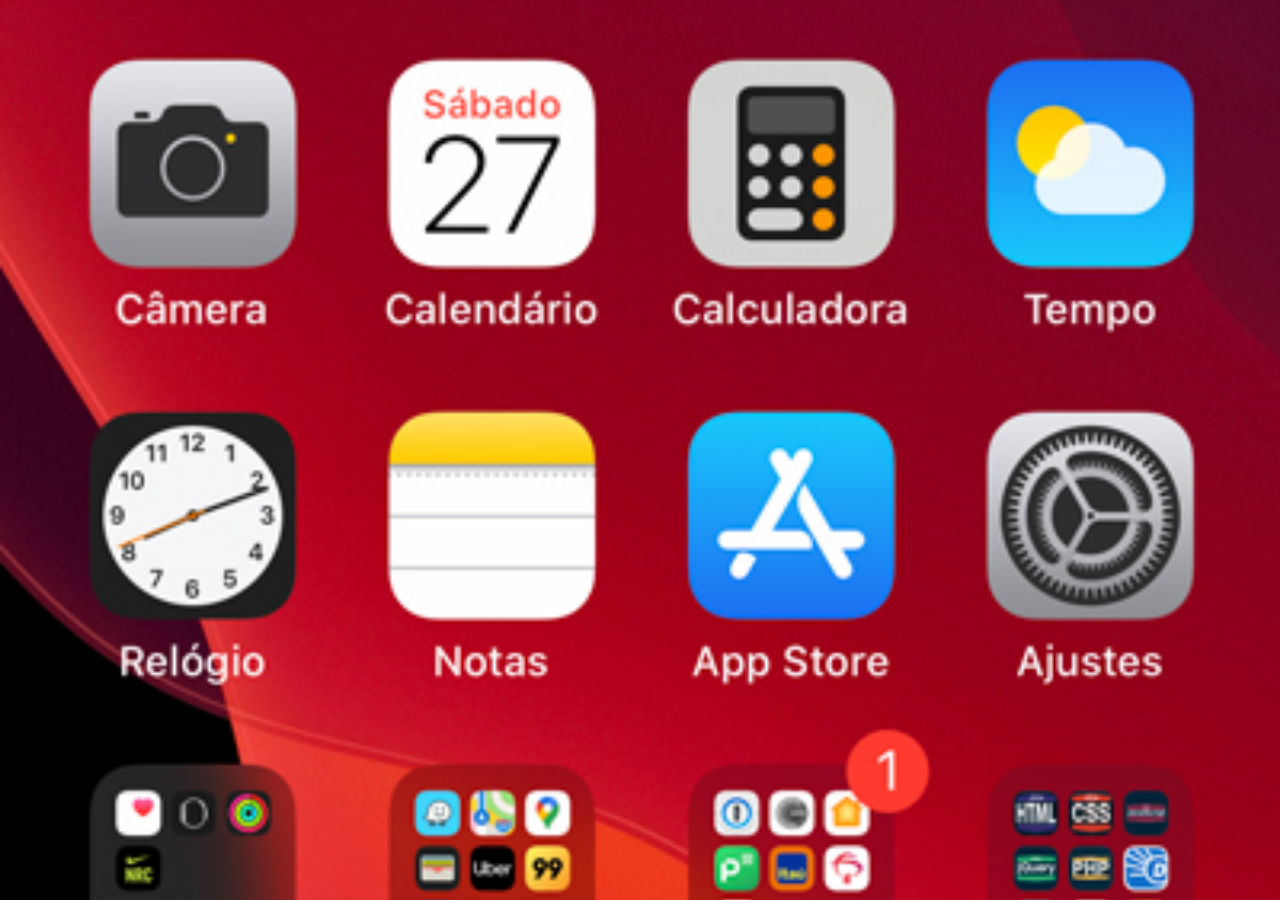
<file: home.html>
<!DOCTYPE html>
<html lang="pt-br">
<head>
    <meta charset="UTF-8">
    <meta name="viewport" content="width=device-width, initial-scale=1.0">
    <title>Home</title>
    
</head>
<style>
    *{
        margin: 0px;
        padding: 0px;
        
    }

    body{
        width: 100vw;
        height: 100vh;
        background: black url('imagens/tela-home.jpg') no-repeat top center;
        background-size: cover;

    }

    
</style>
<body>
    
</body>
</html>
</file>
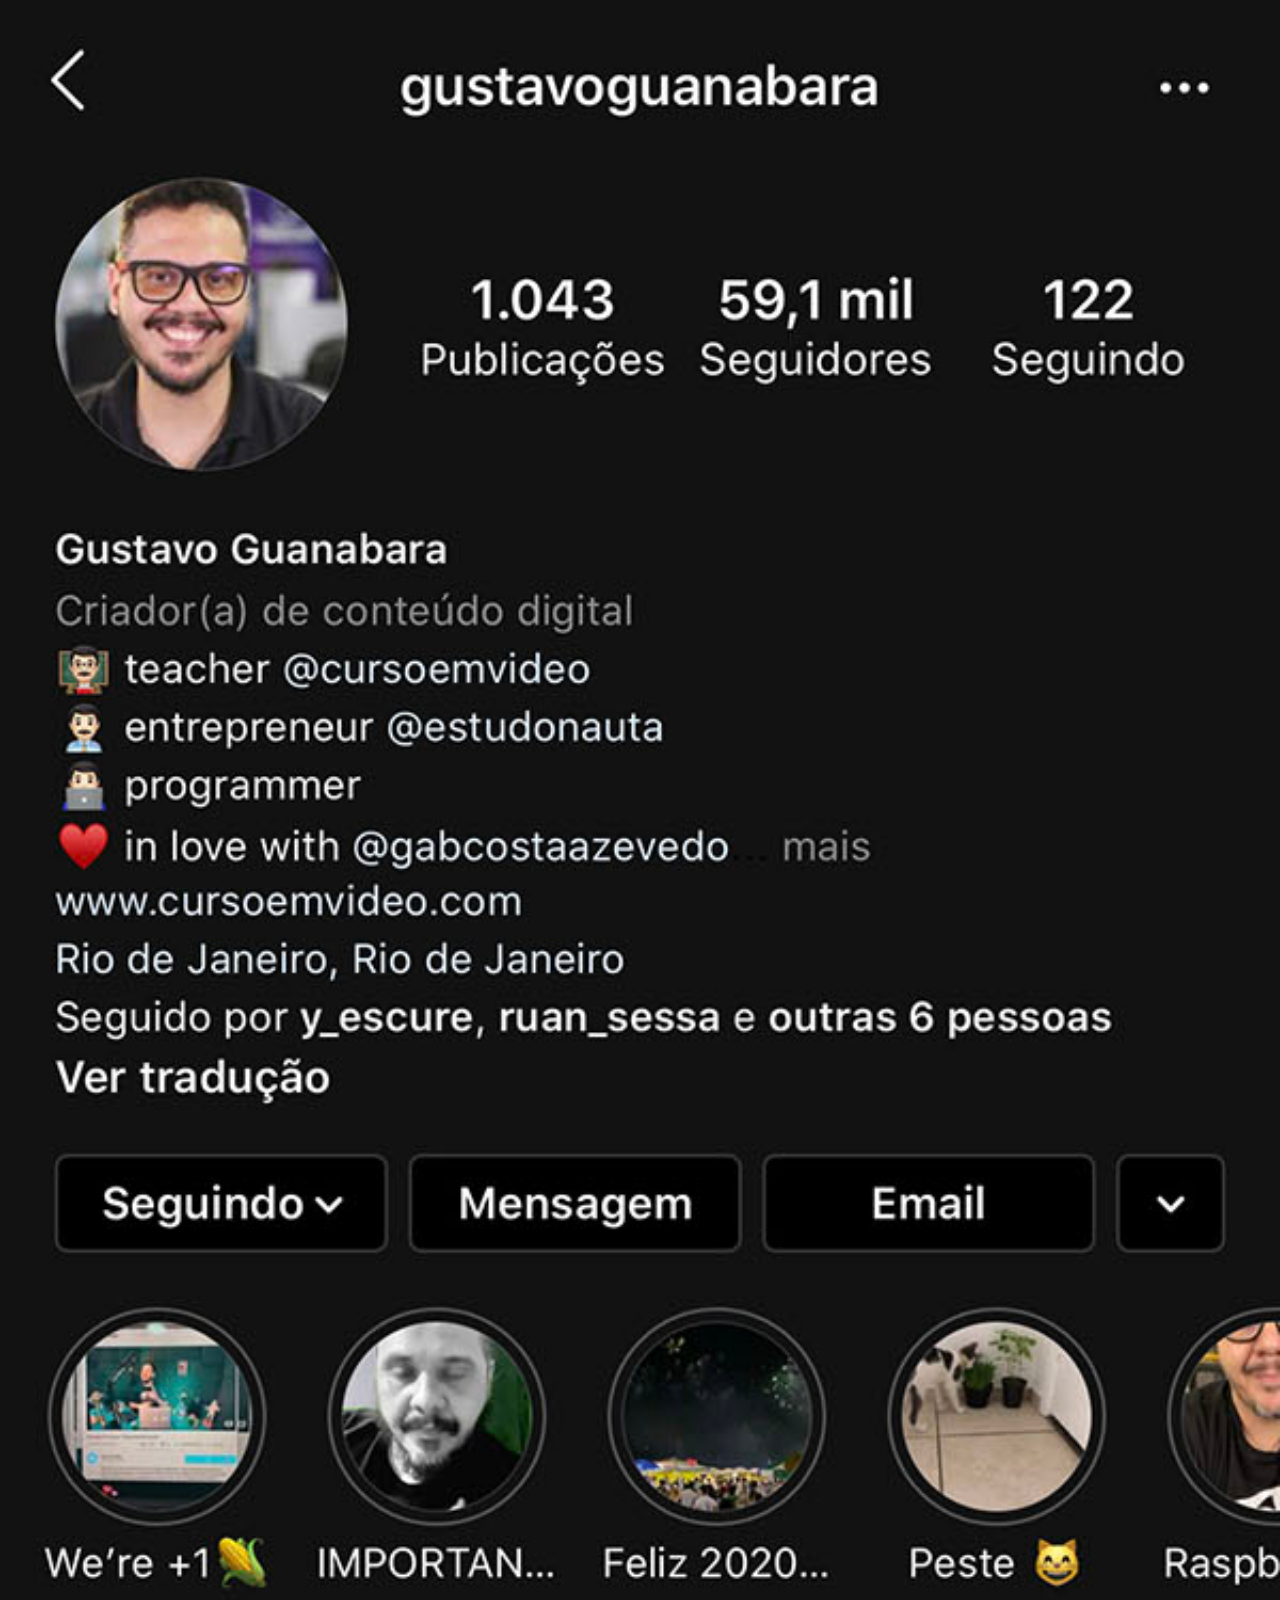
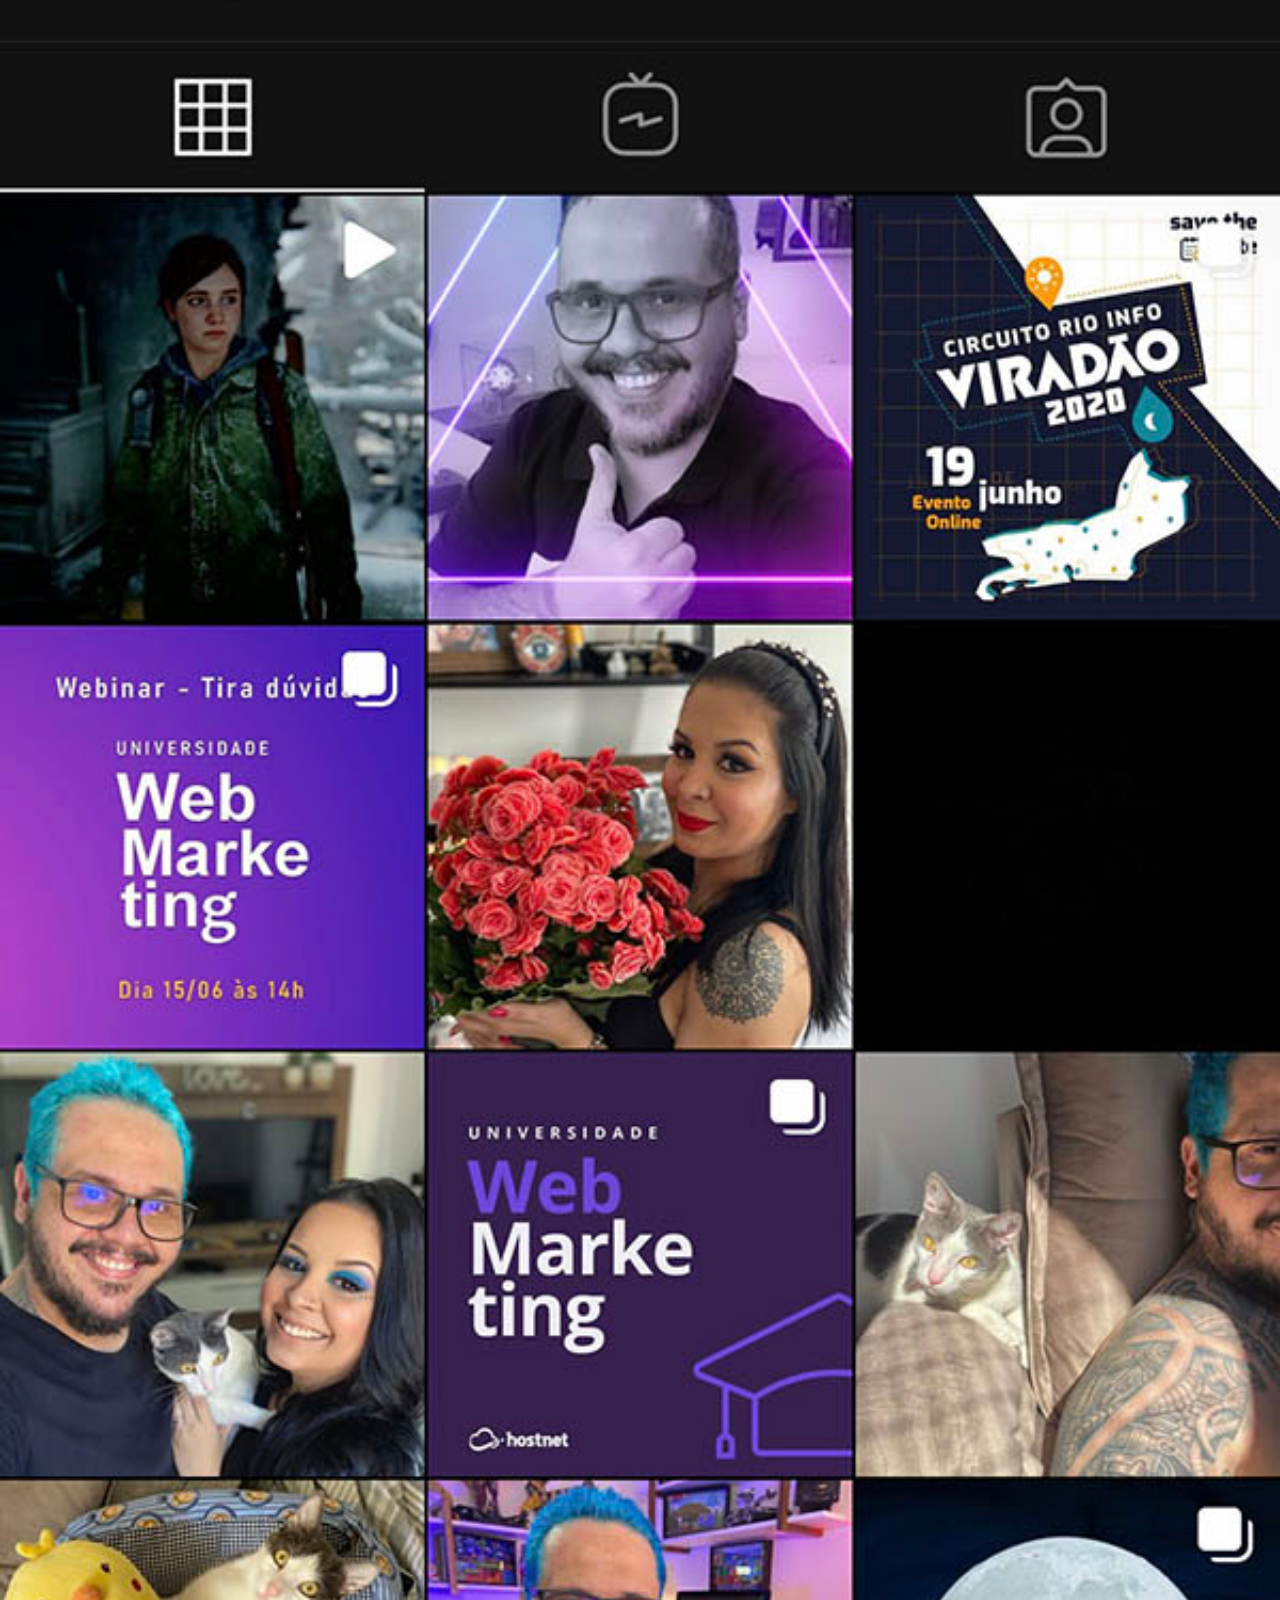
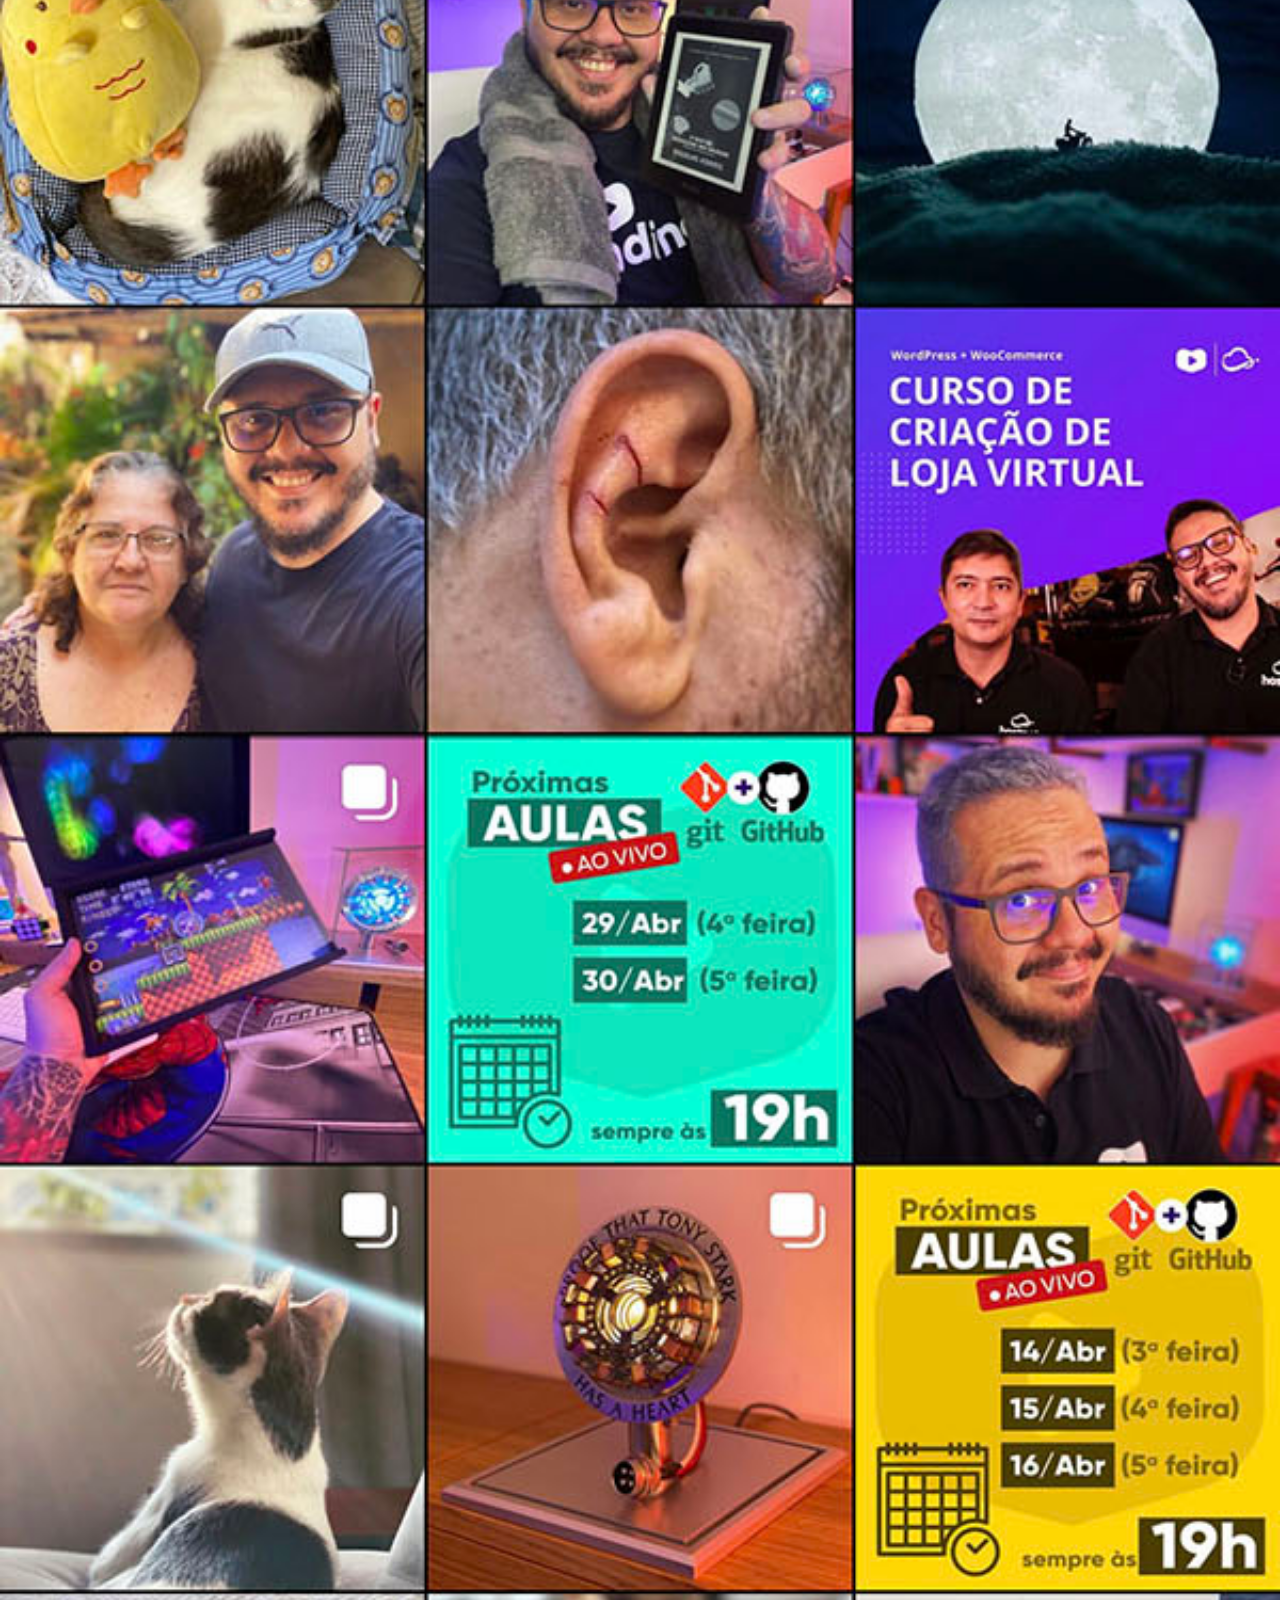
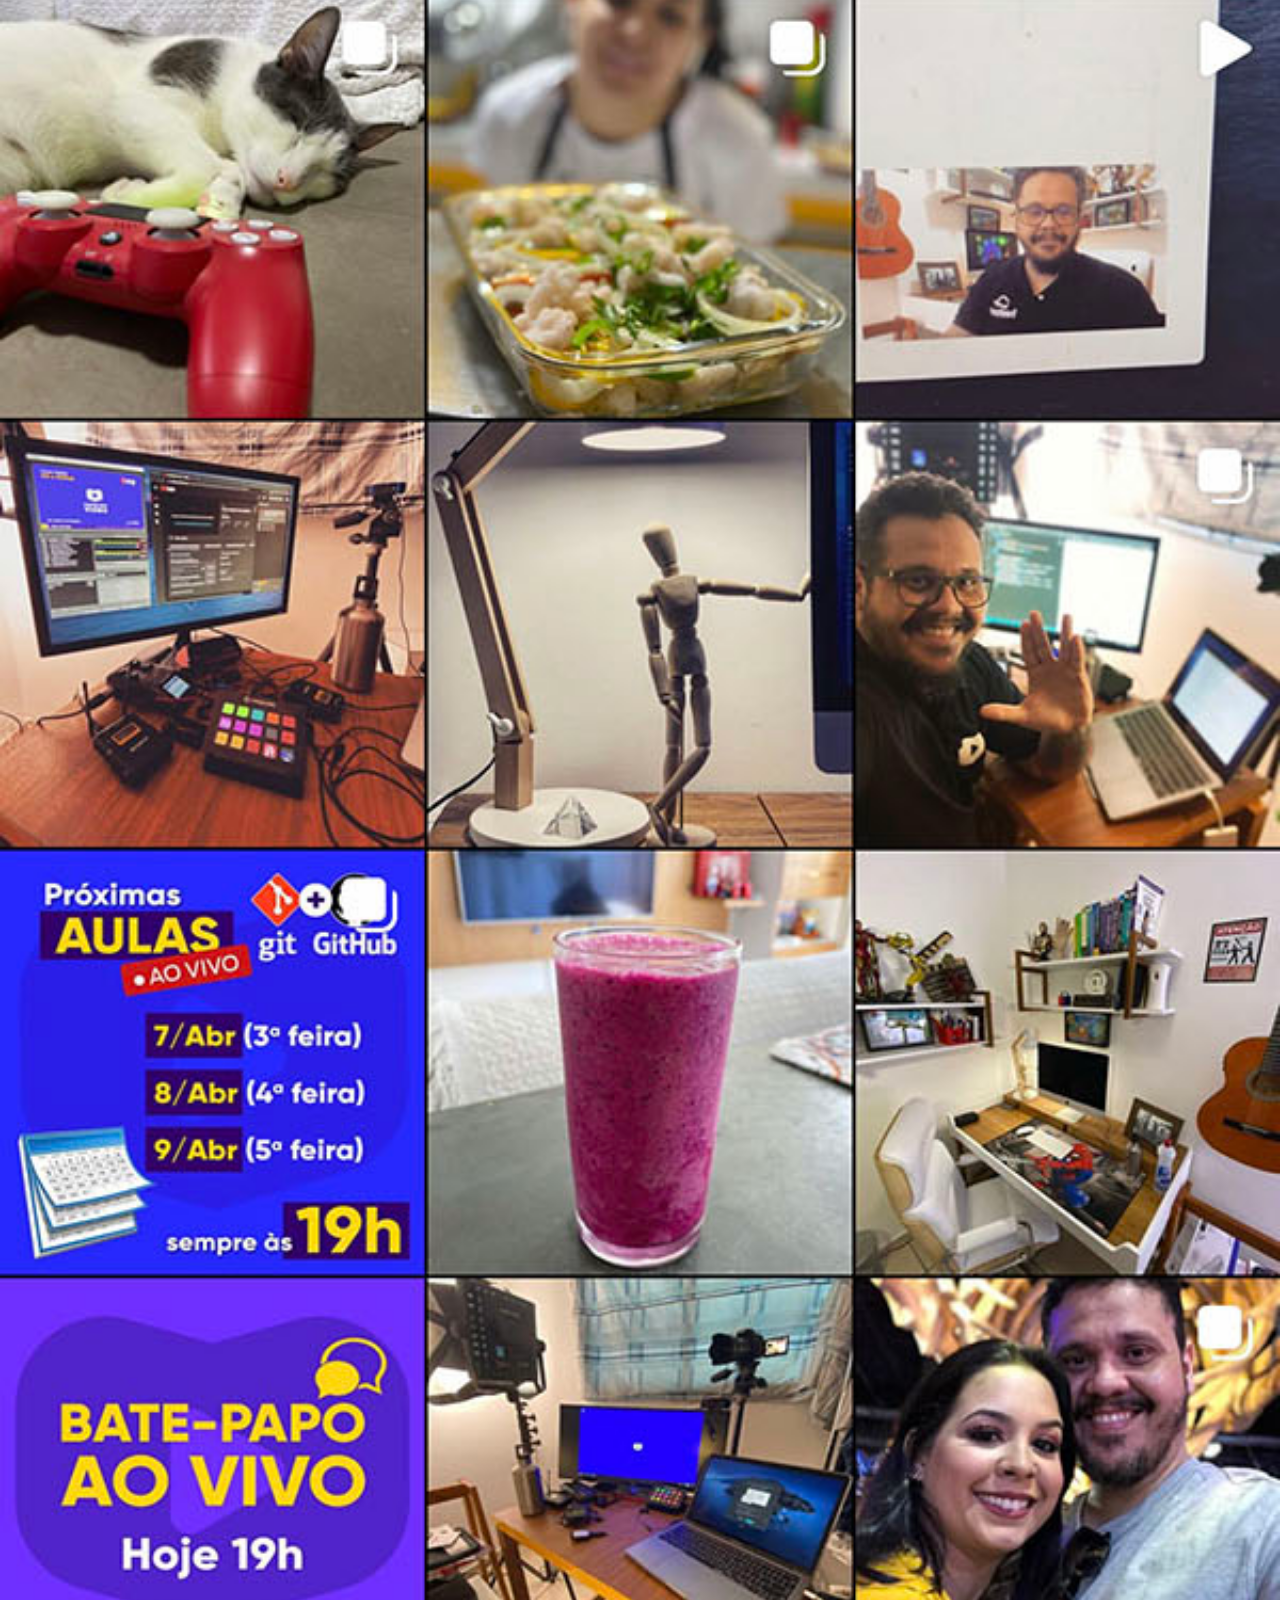
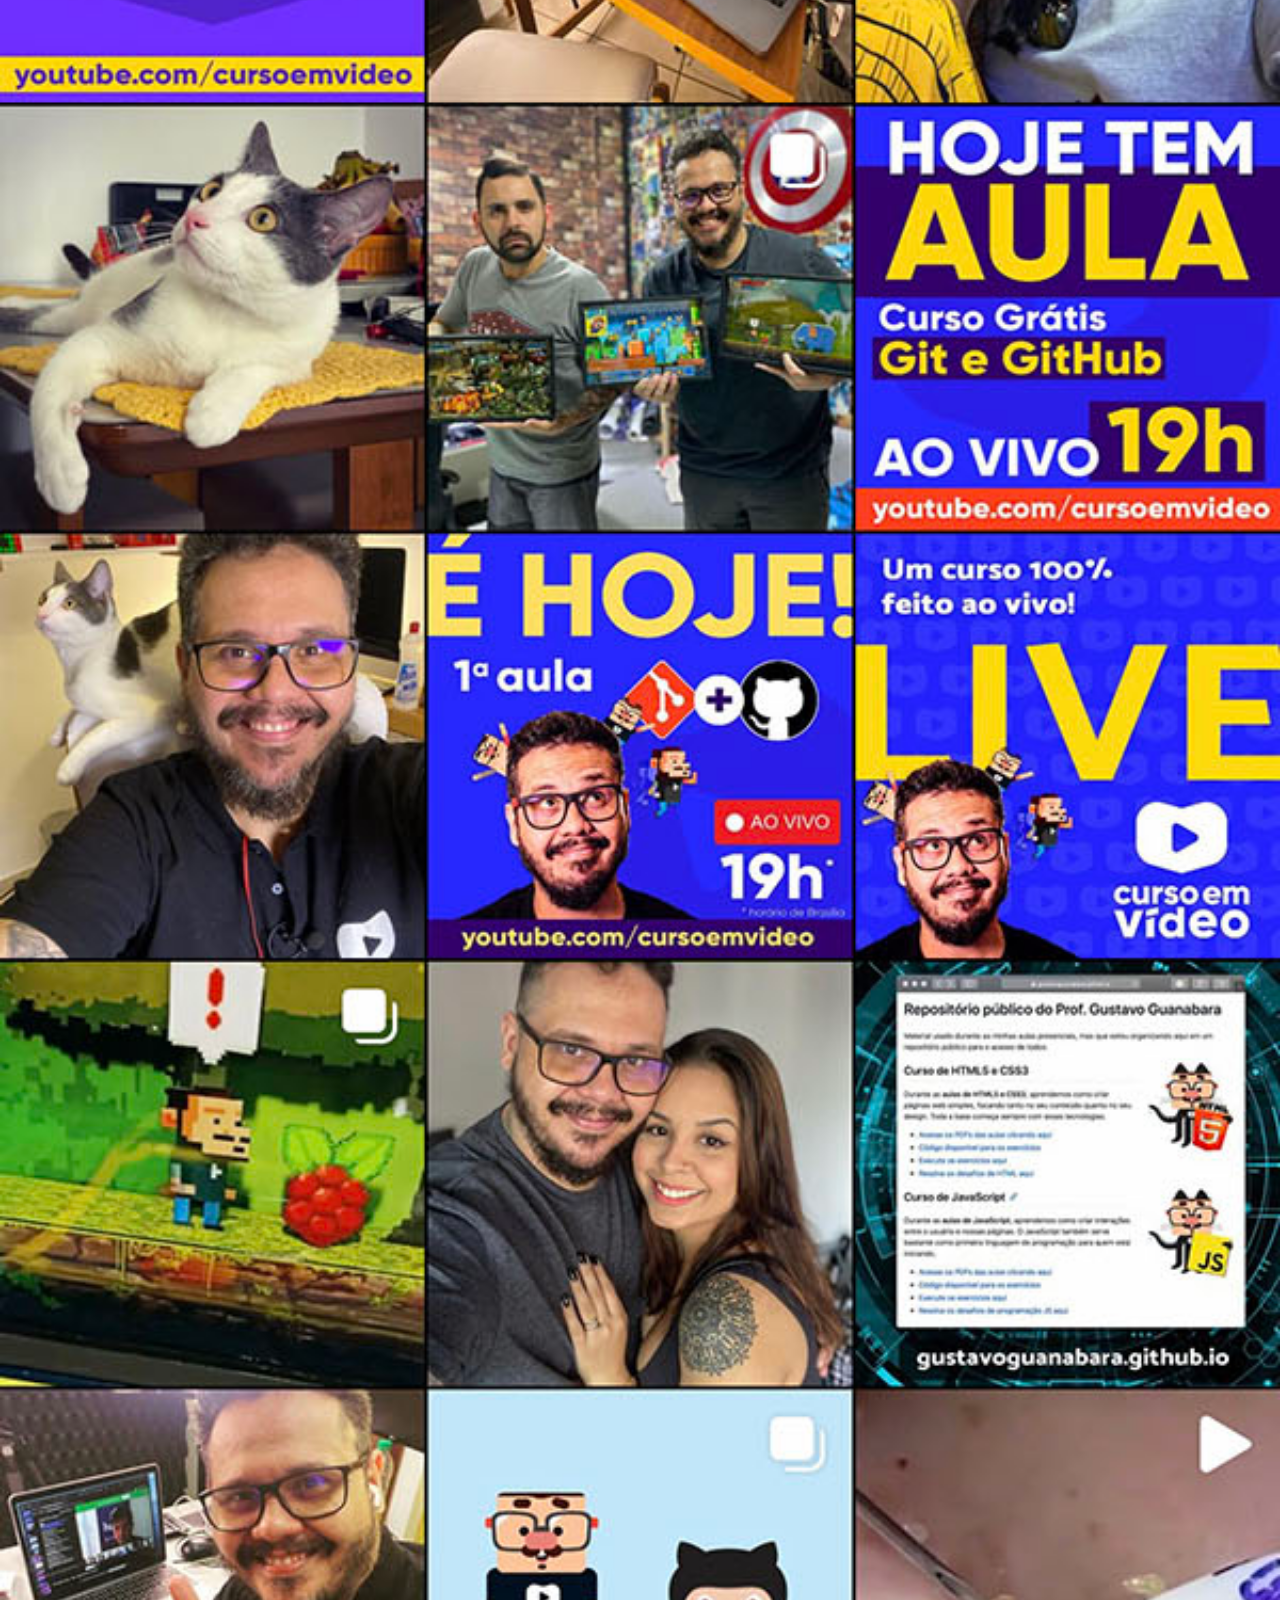
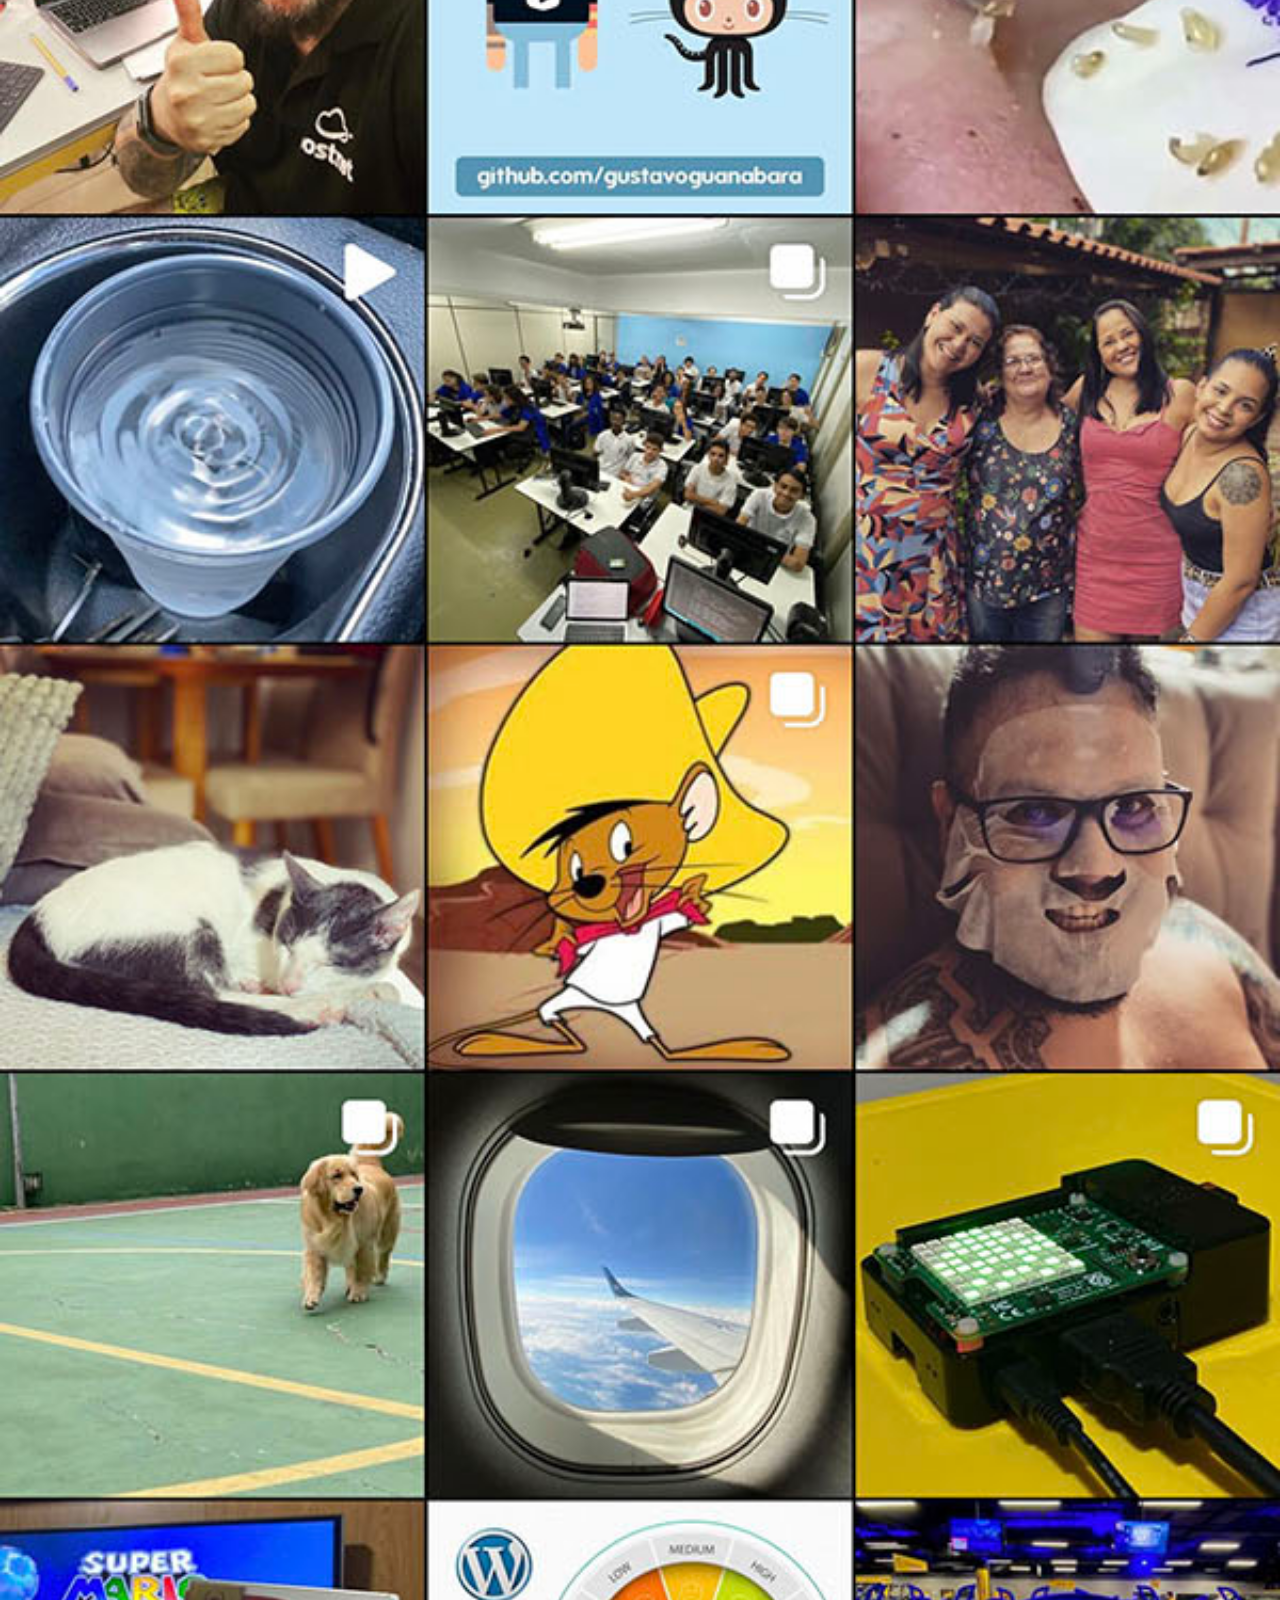
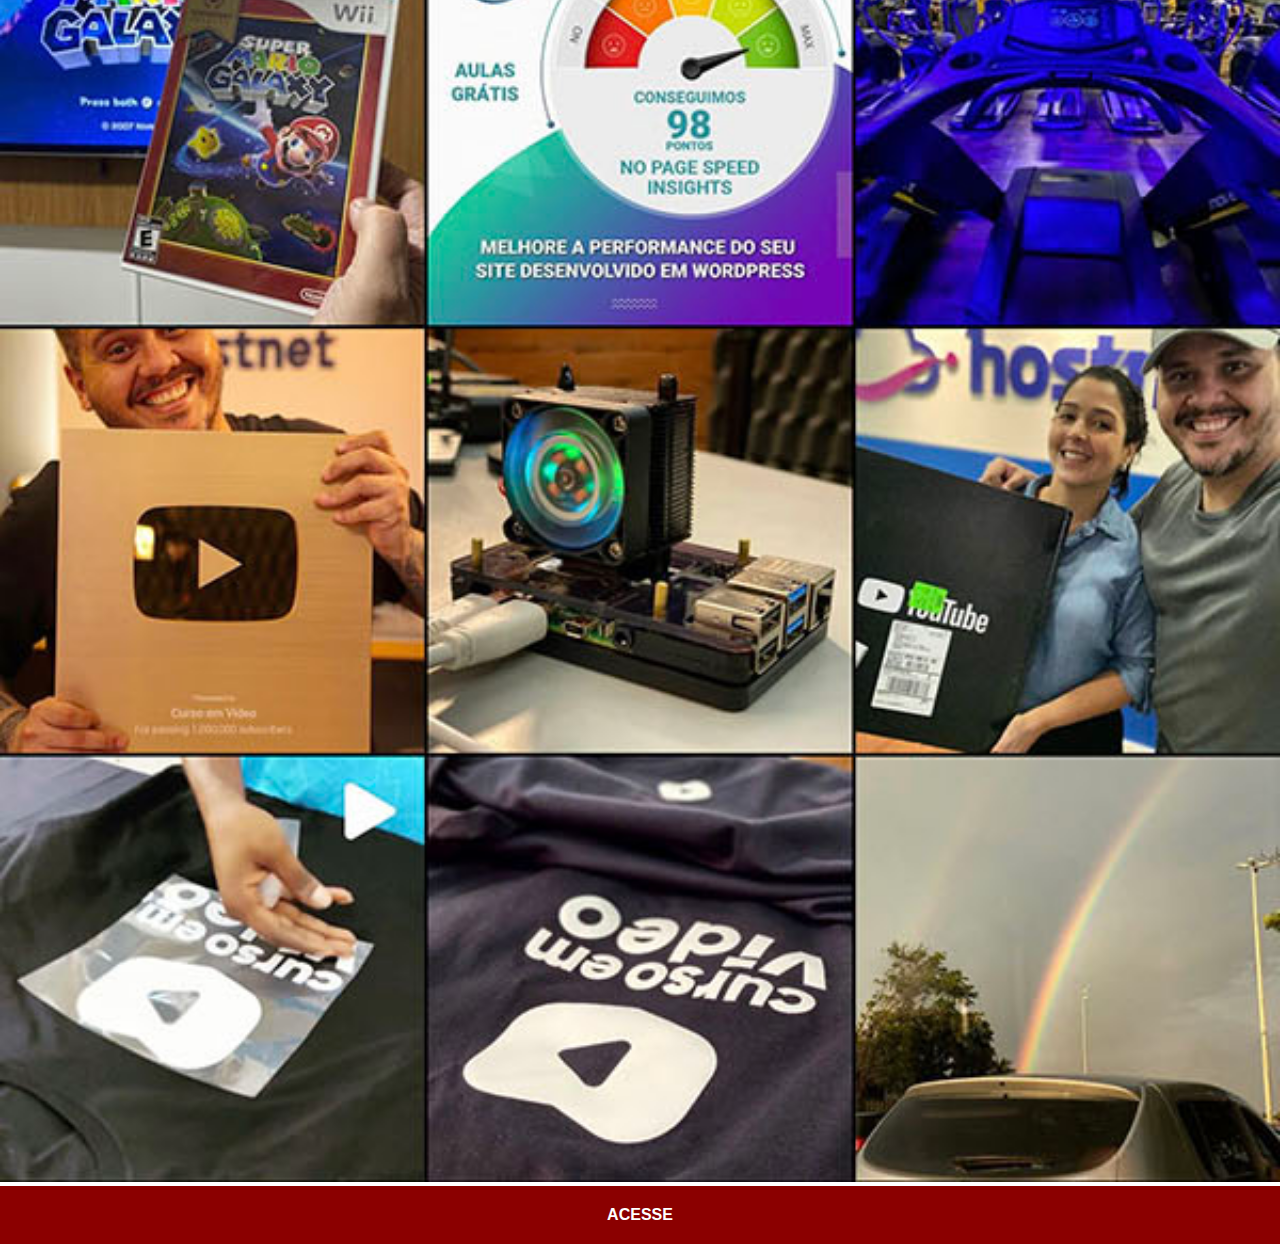
<file: instagram.html>
<!DOCTYPE html>
<html lang="pt-br">
<head>
    <meta charset="UTF-8">
    <meta name="viewport" content="width=device-width, initial-scale=1.0">
    <title>Instagram</title>
    <link rel="stylesheet" href="Estilos/social.css">
</head>
<body>
    <img src="imagens/tela-instagram.jpg" alt="Instagram"> <a href="https://www.instagram.com/gustavoguanabara/?hl=pt-br" target="_blank">ACESSE</a>
    
</body>
</html>
</file>
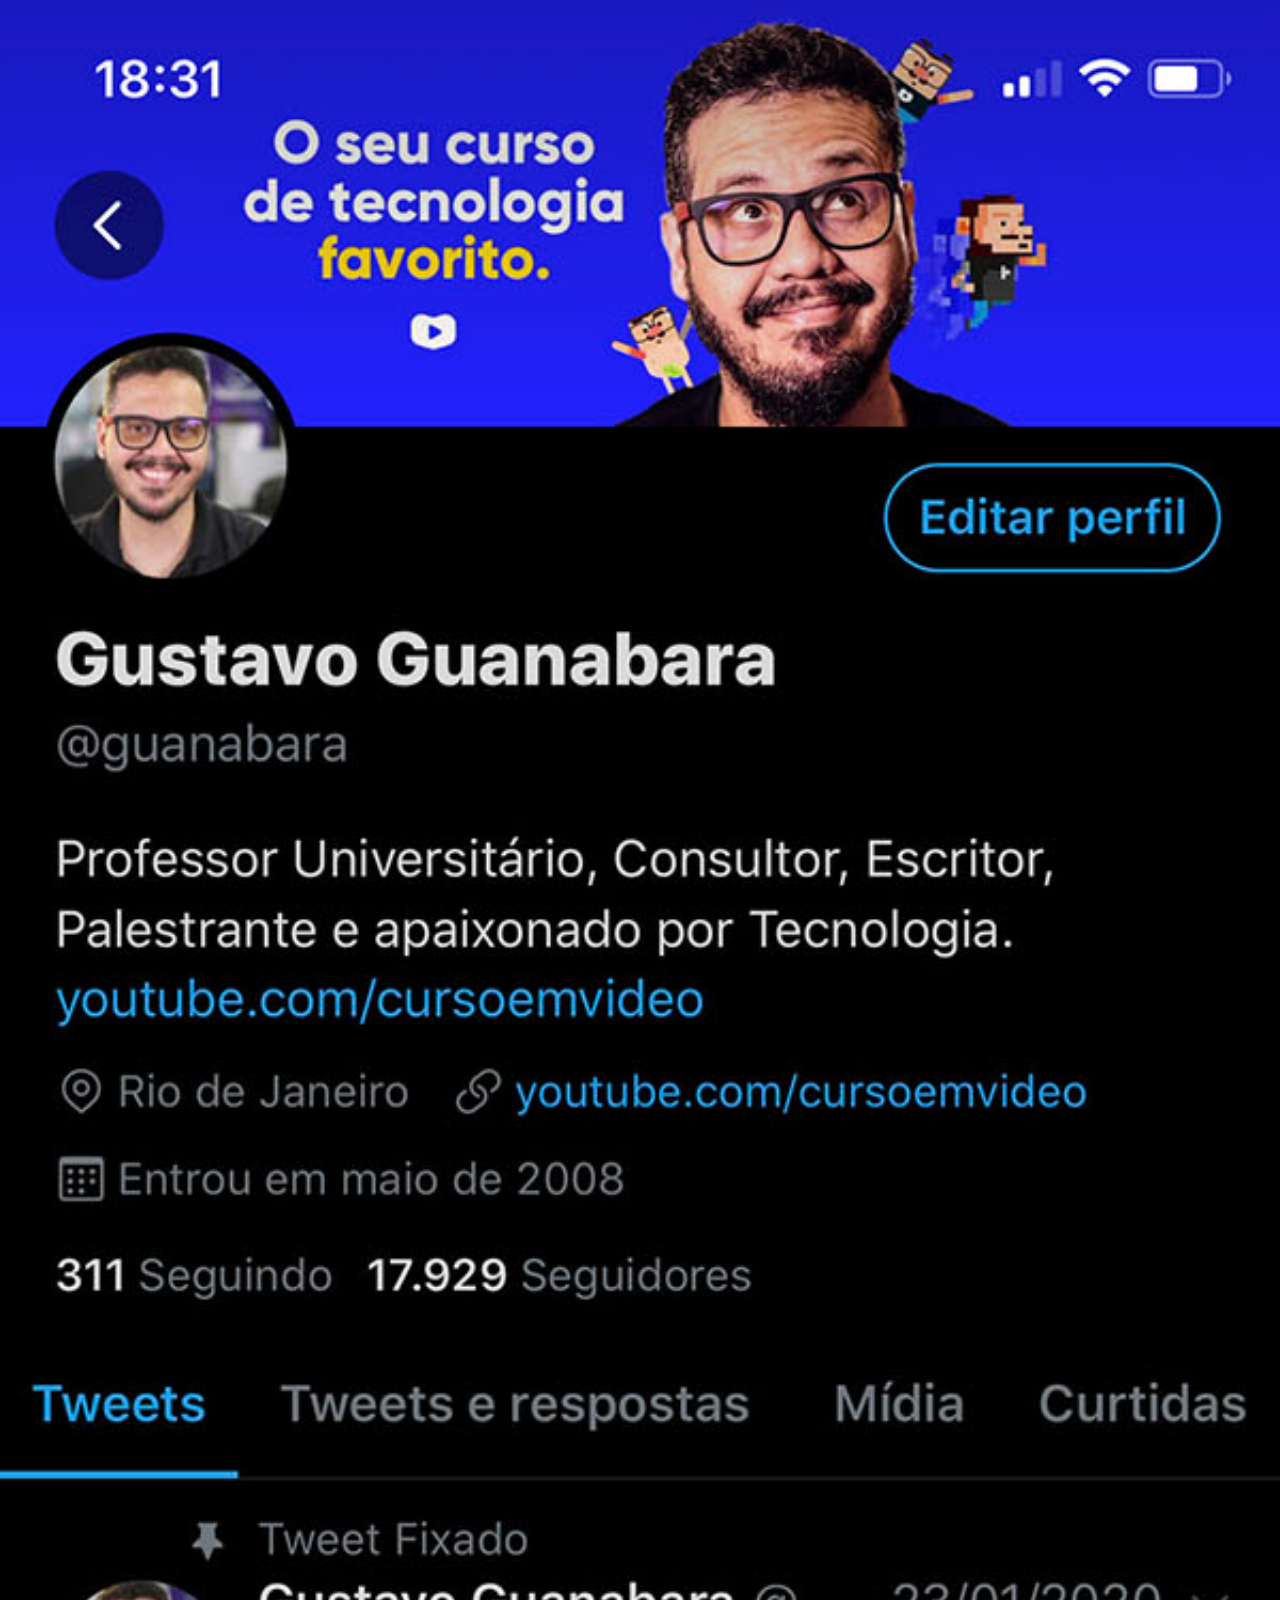
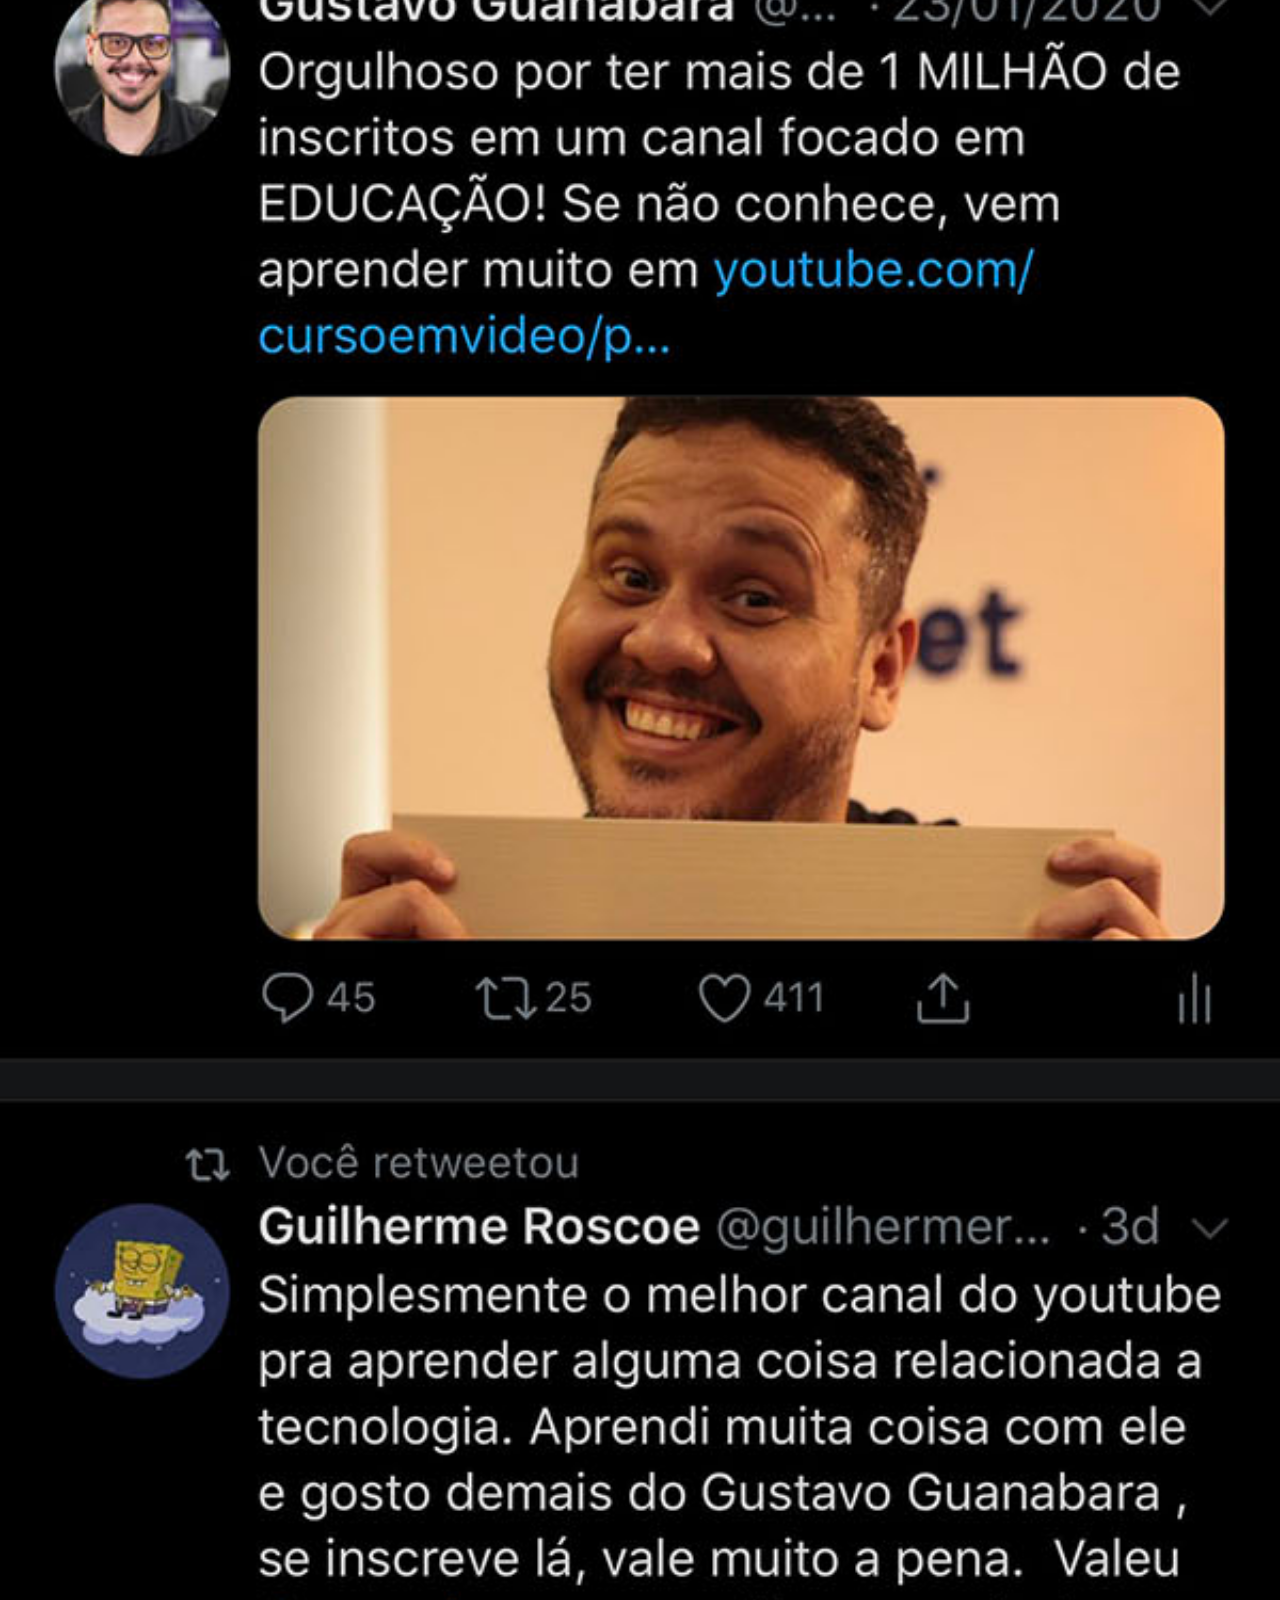
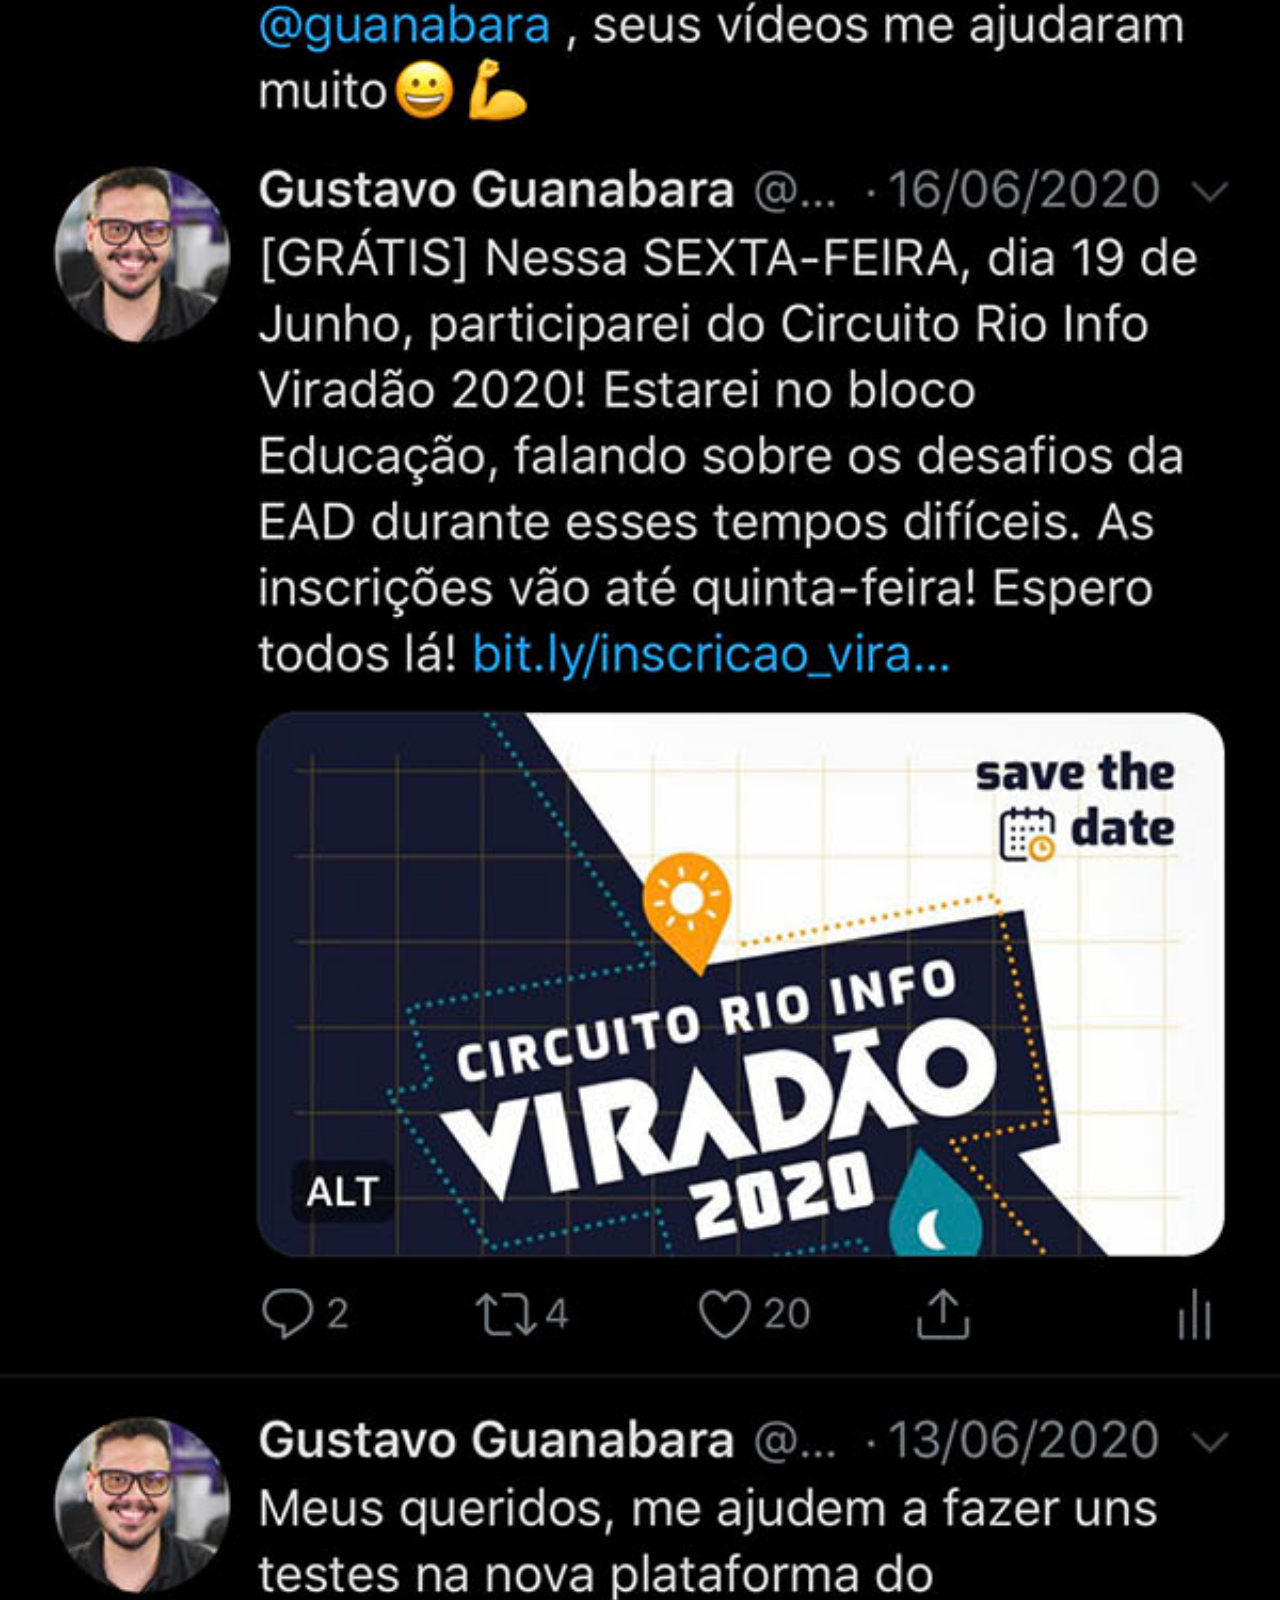
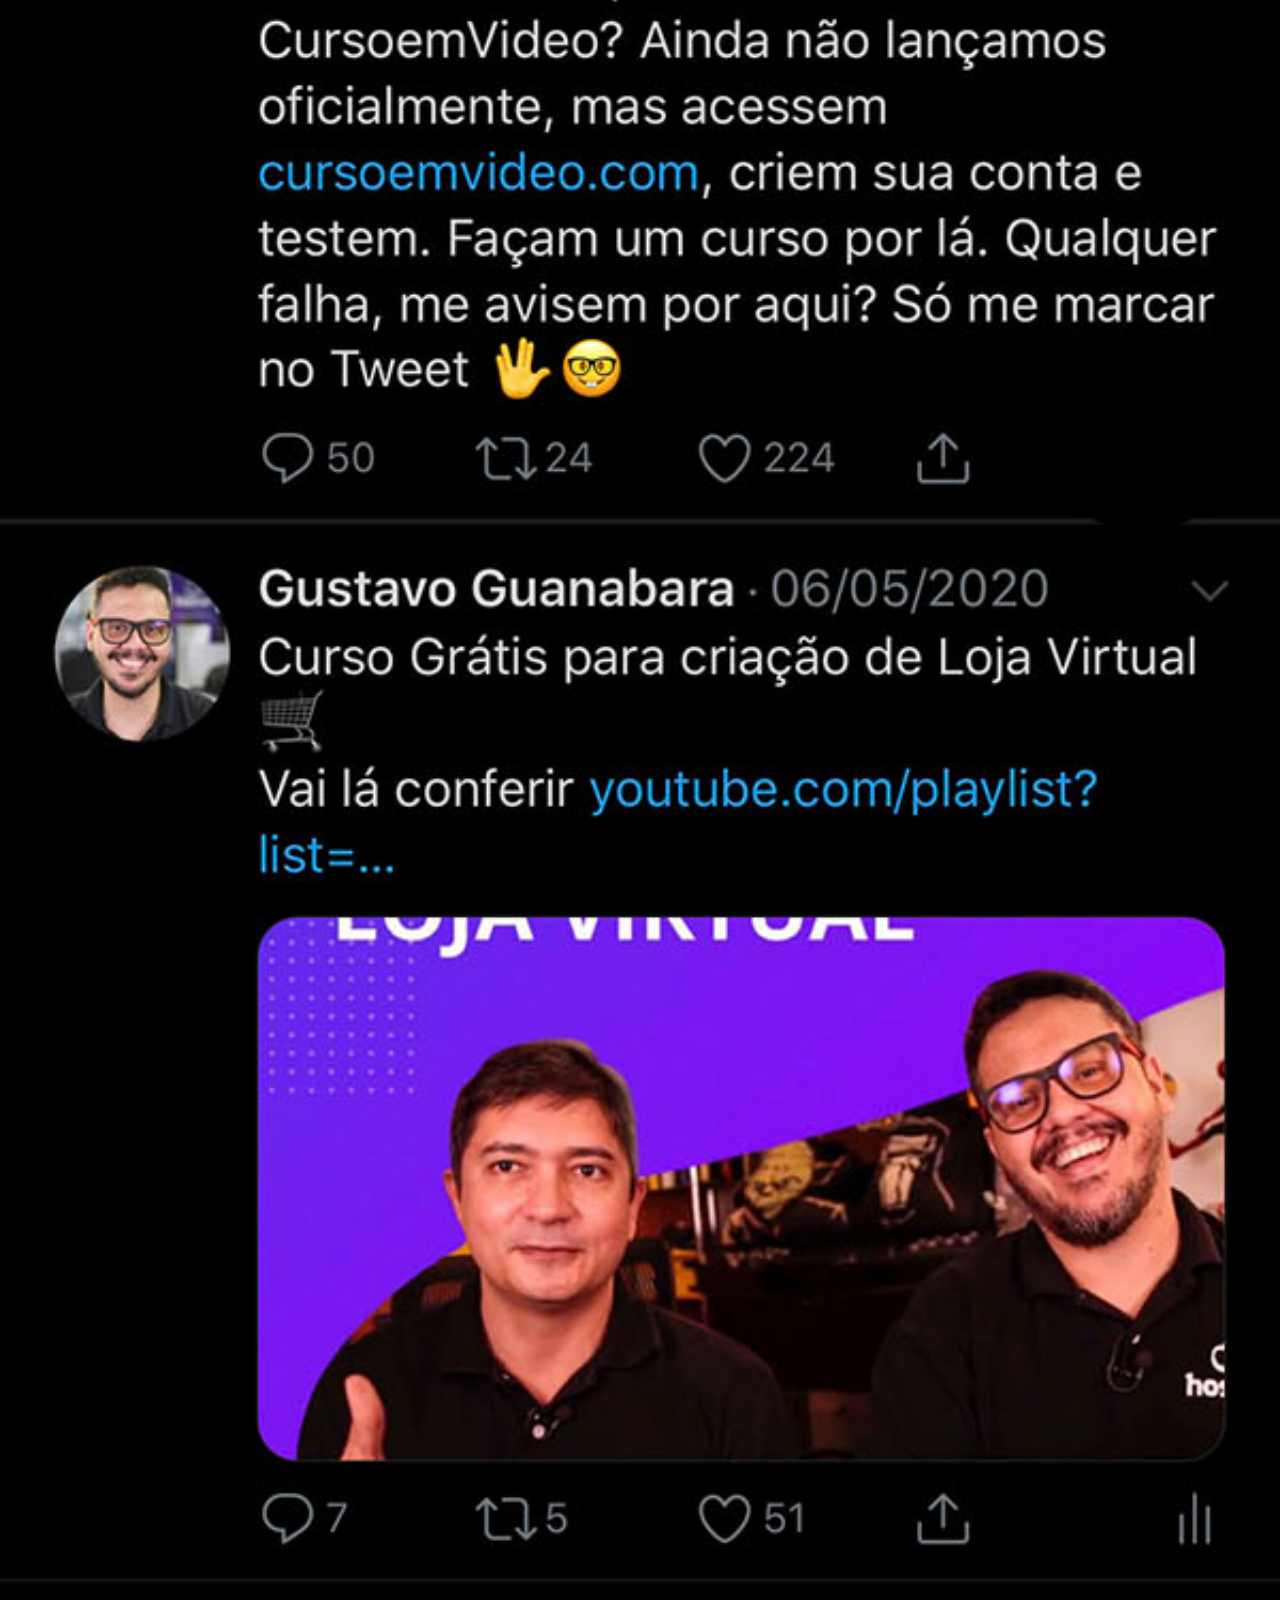
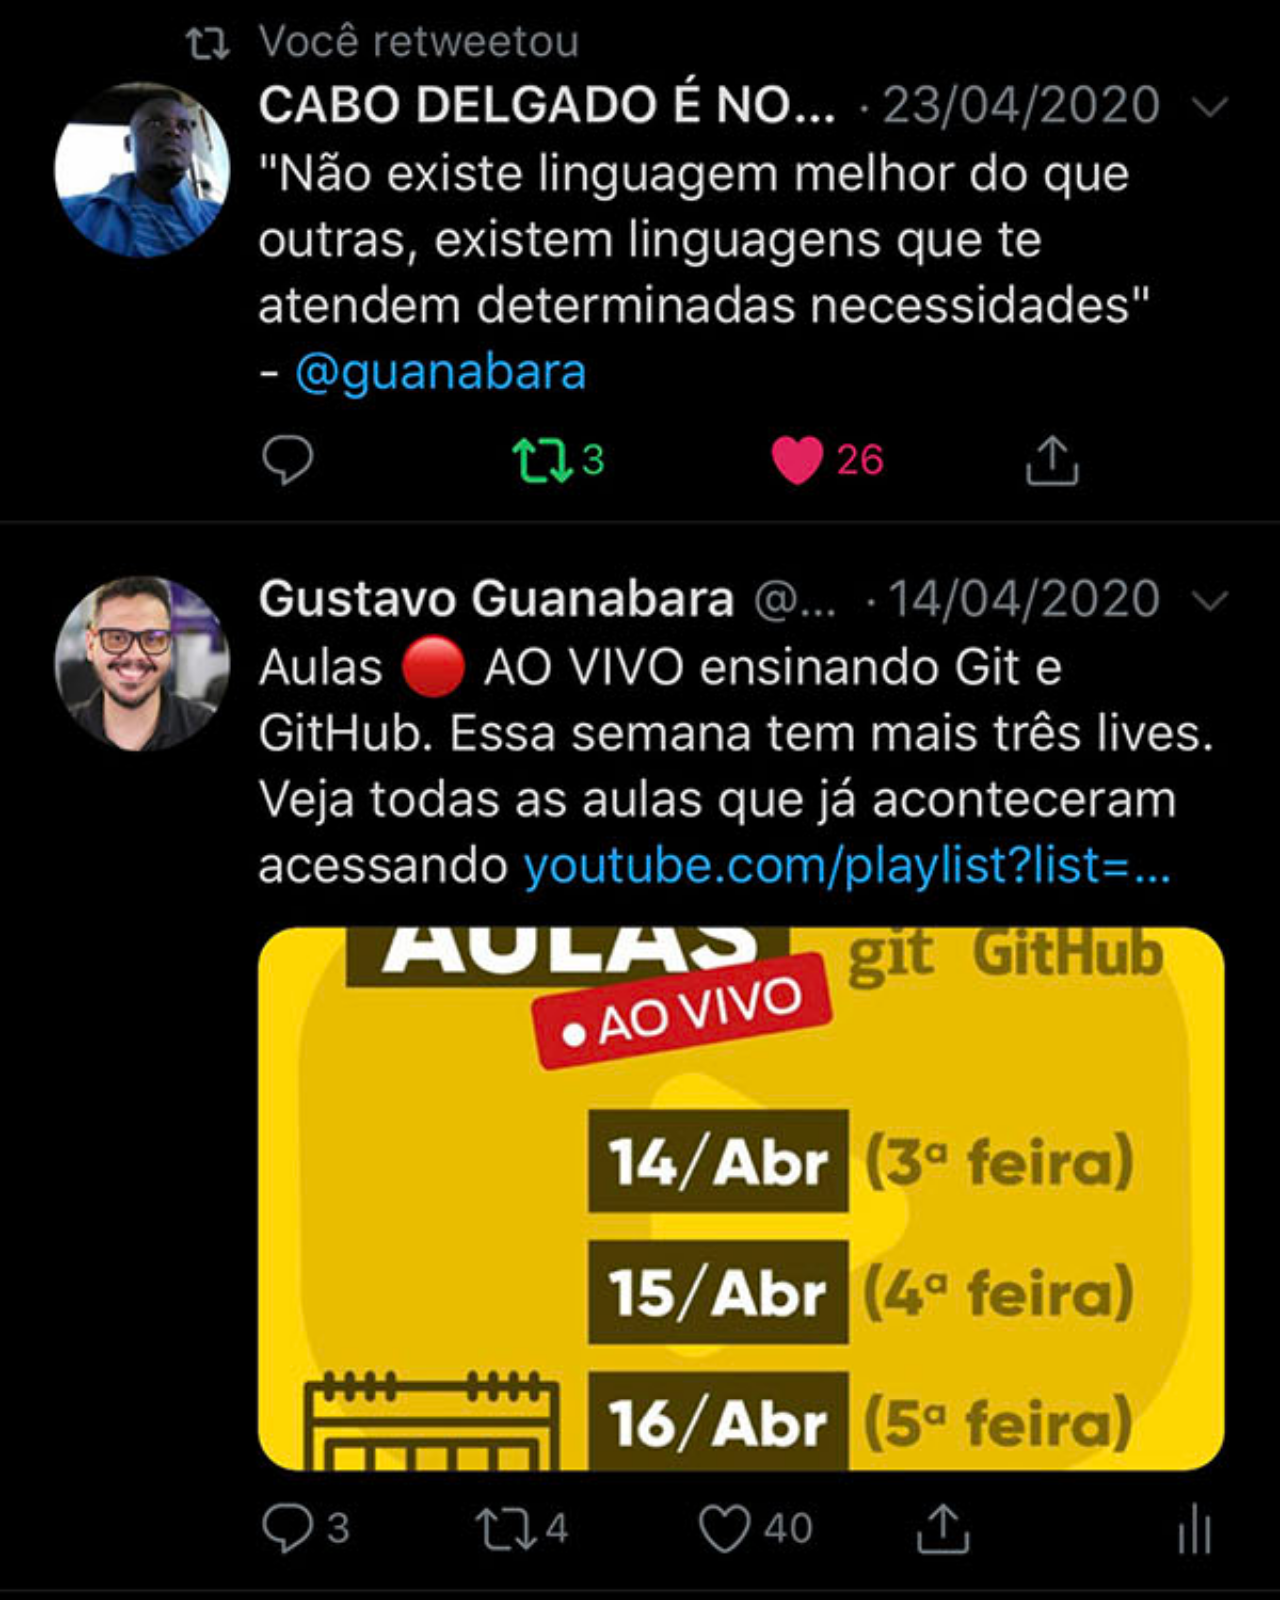
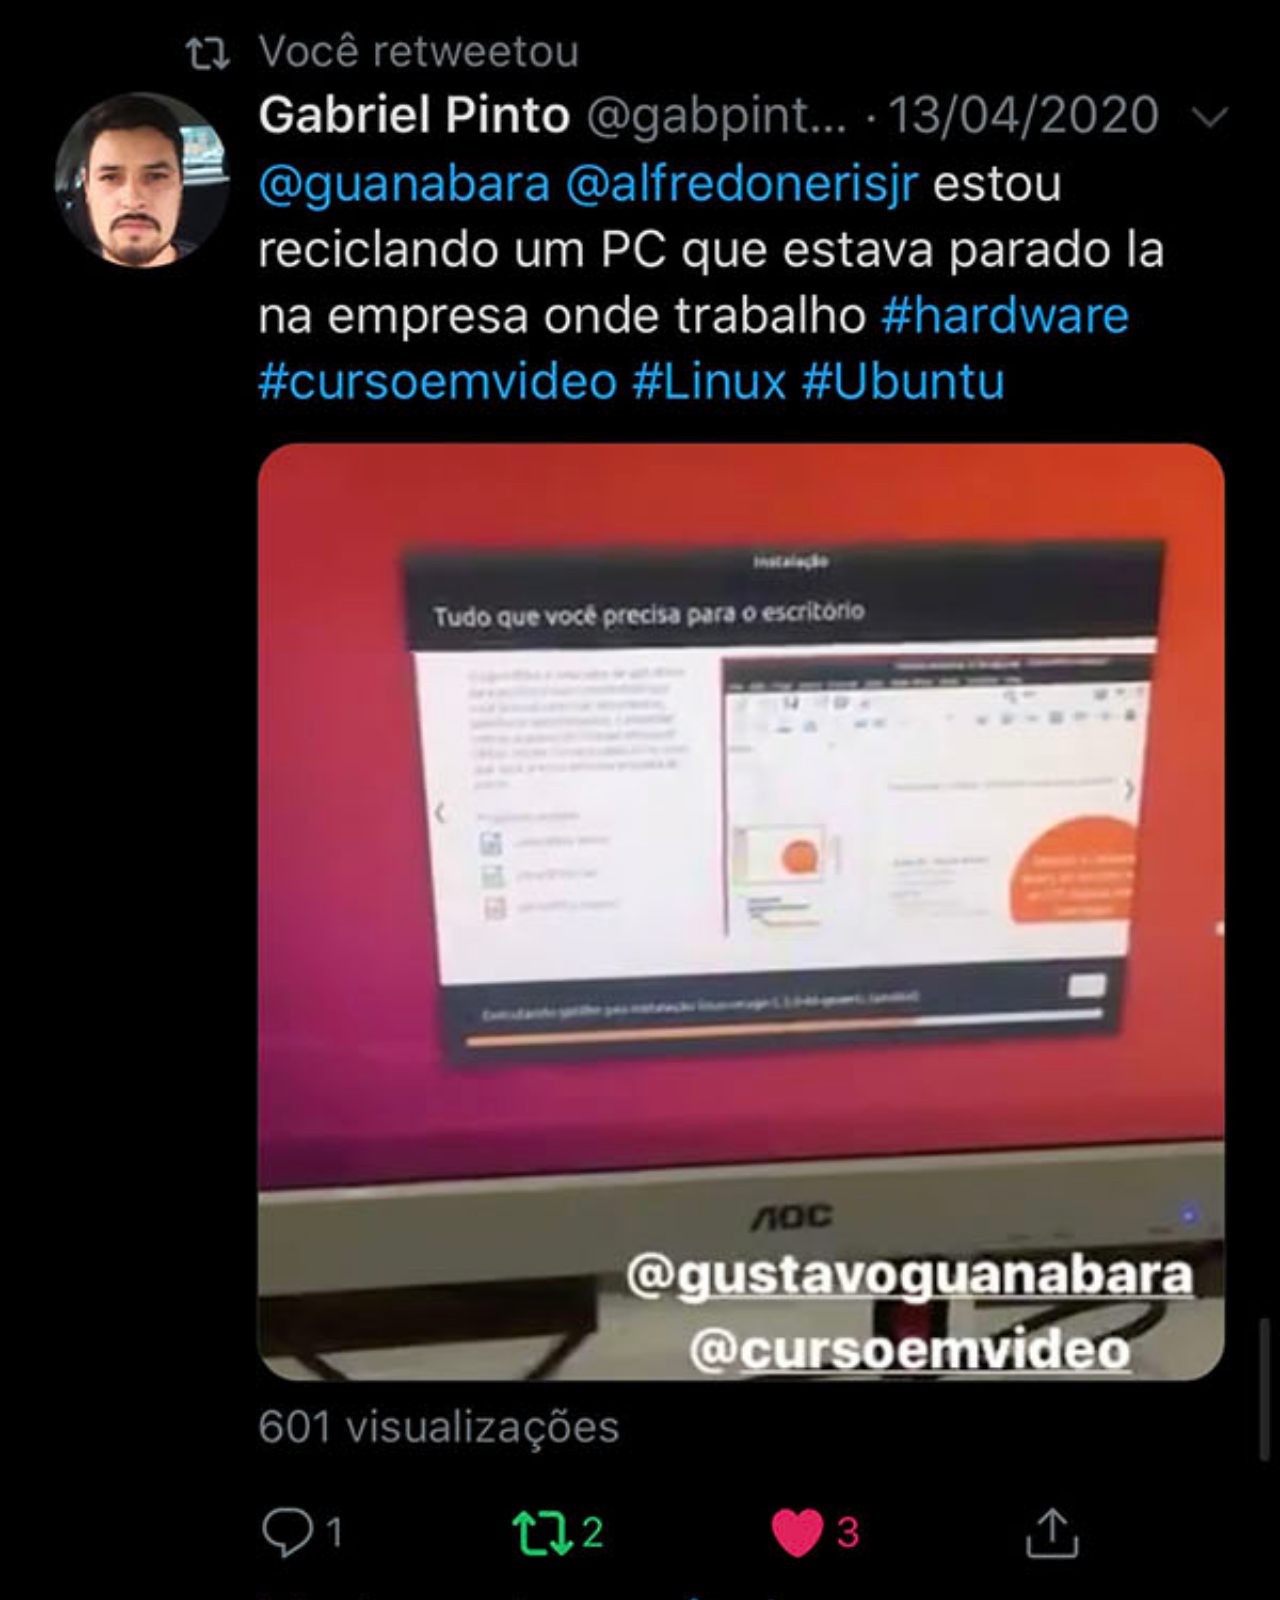
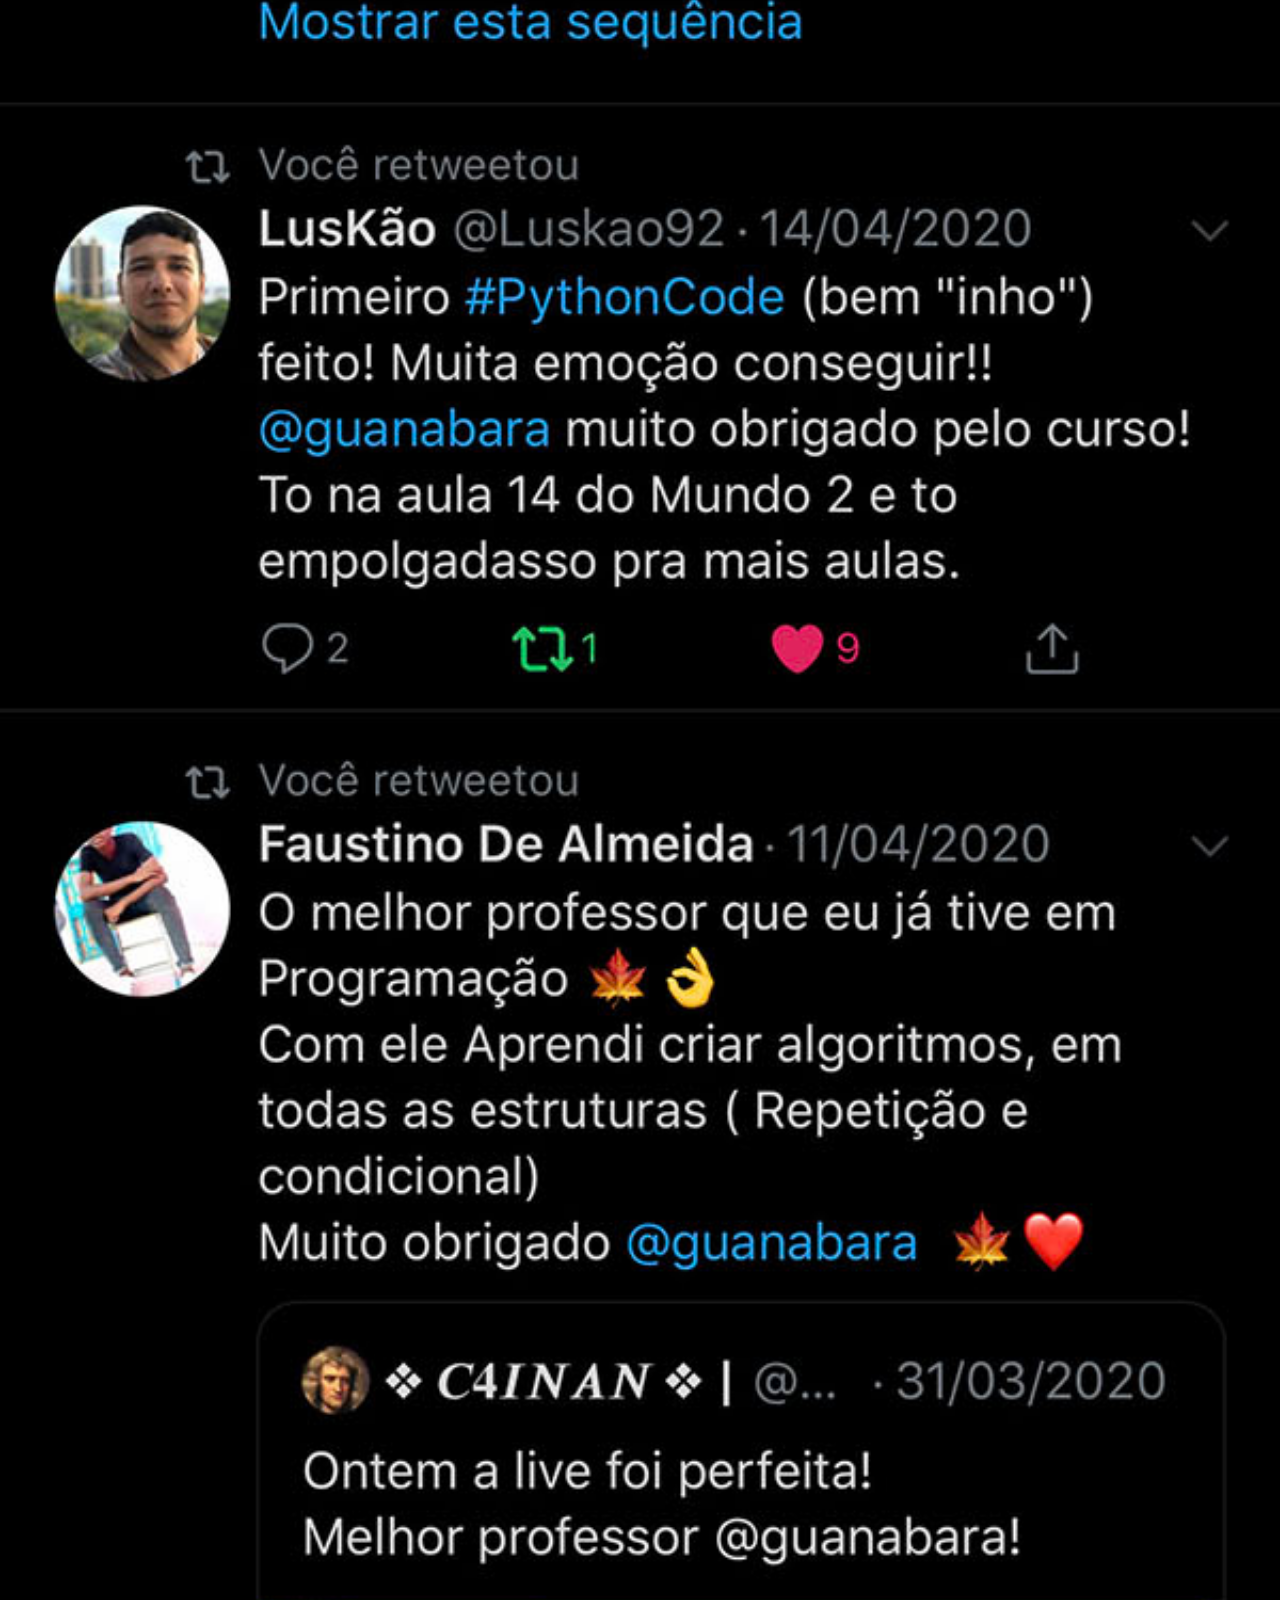
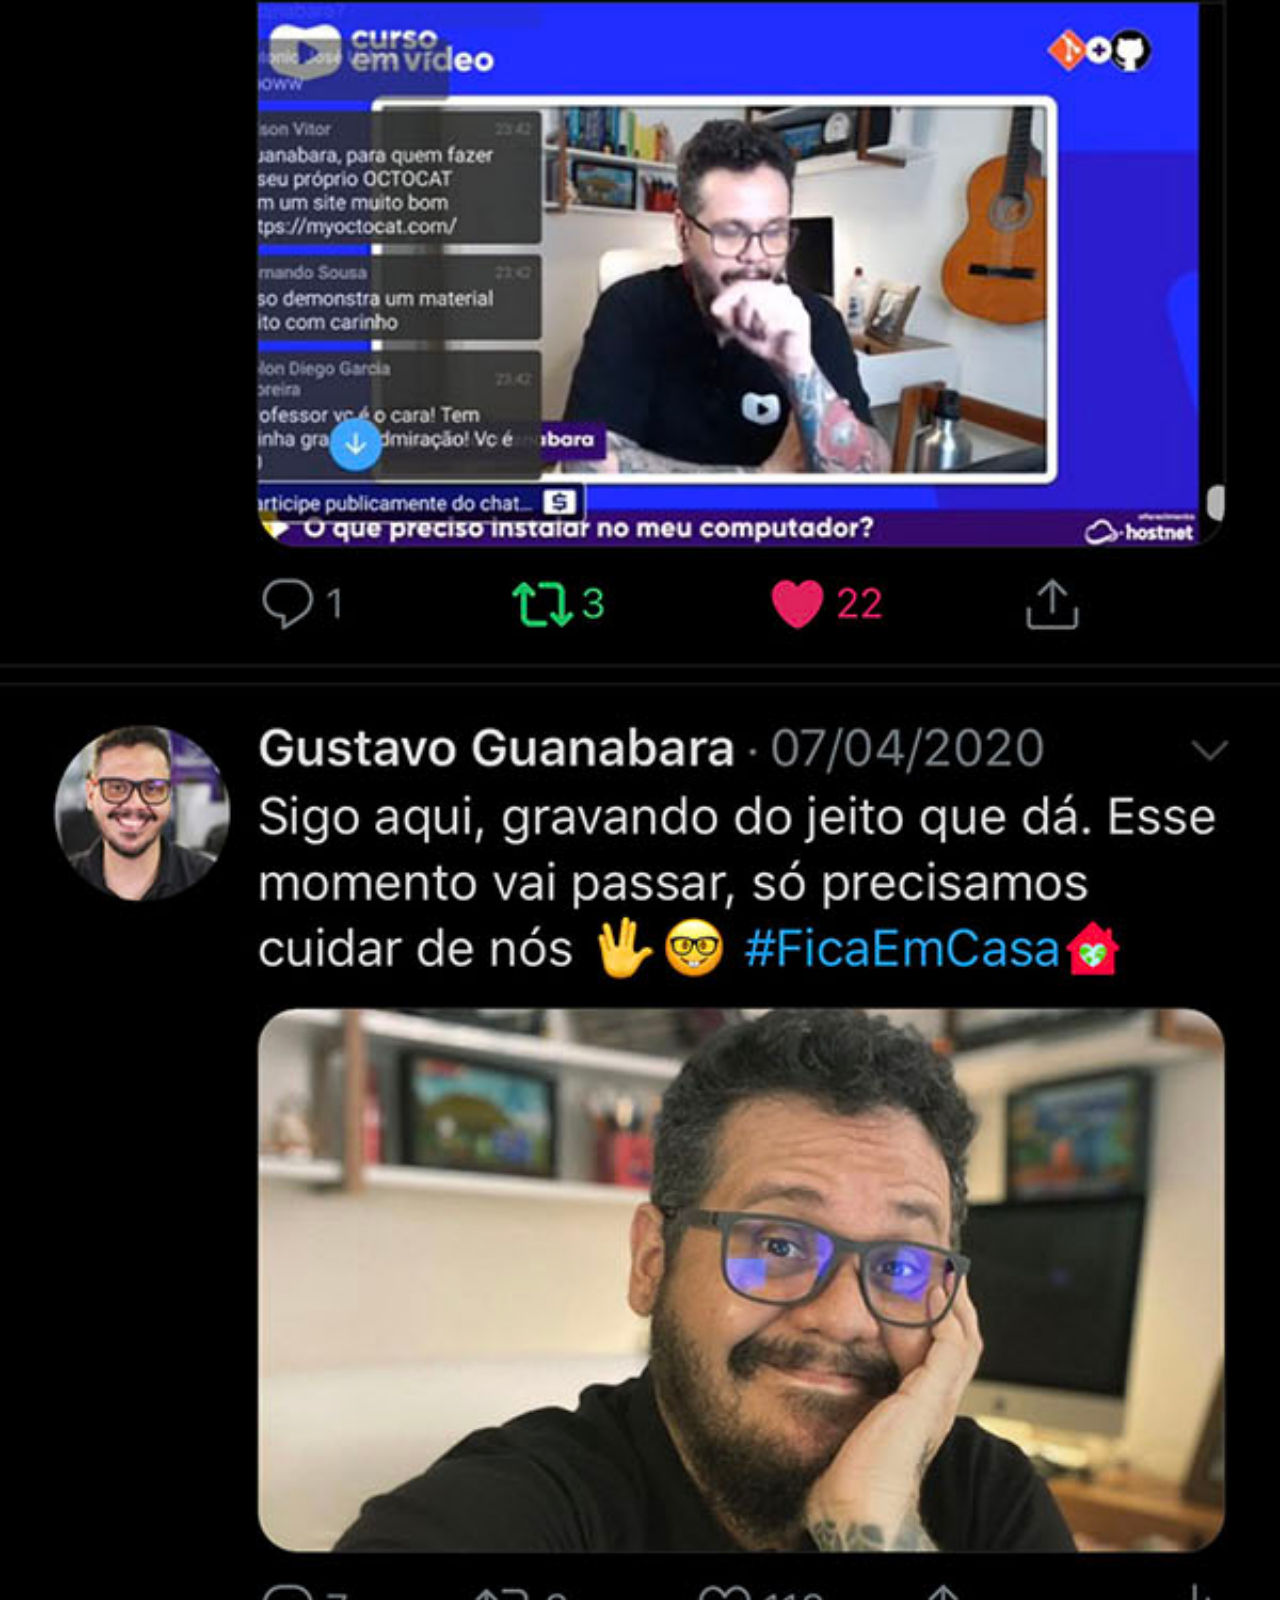
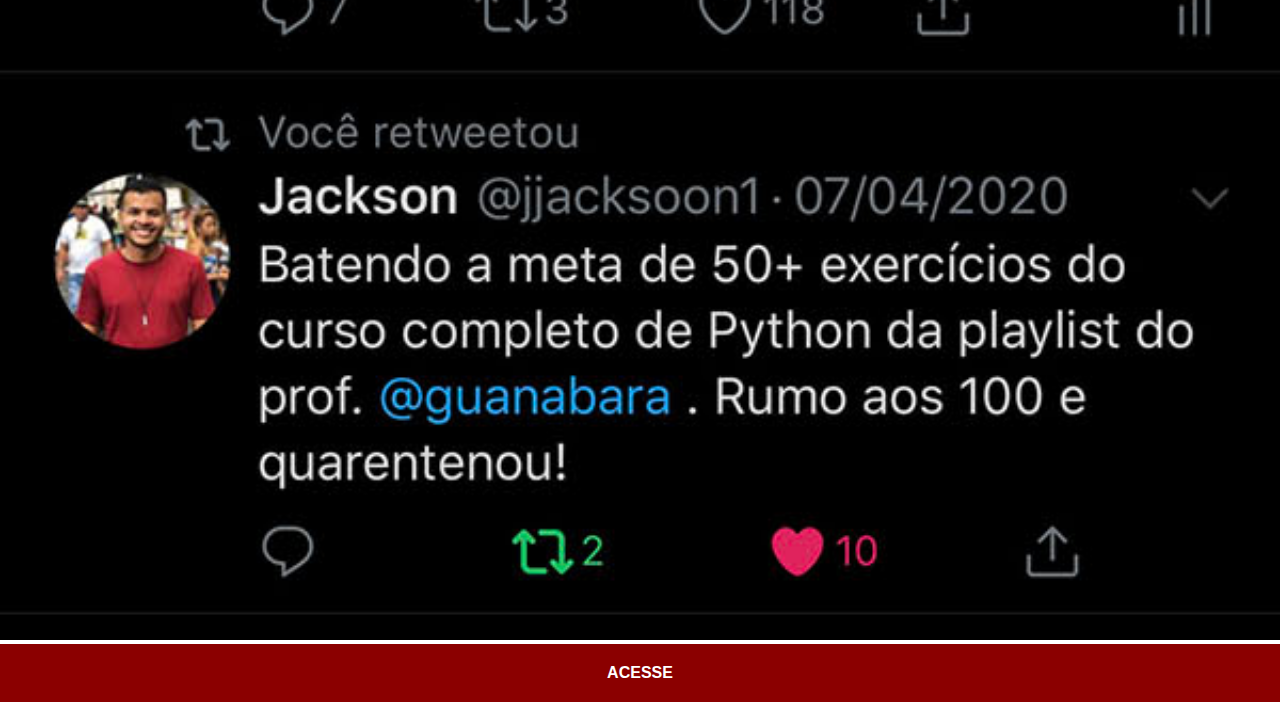
<file: twitter.html>
<!DOCTYPE html>
<html lang="pt-br">
<head>
    <meta charset="UTF-8">
    <meta name="viewport" content="width=device-width, initial-scale=1.0">
    <title>Twitter</title>
    <link rel="stylesheet" href="Estilos/social.css">
    
</head>
<body>
    <img src="imagens/tela-twitter.jpg" alt="Twitter"><a href="https://twitter.com/guanabara?ref_src=twsrc%5Egoogle%7Ctwcamp%5Eserp%7Ctwgr%5Eauthor">ACESSE</a>
   
    
</body>
</html>
</file>
<file: Estilos/social.css>
@charset "UTF-8";

*{
    margin: 0px;
    padding: 0px;
    font-family: Arial, Helvetica, sans-serif;
    }

    ::-webkit-scrollbar{
        width: 0px;
        height: 0px;
    }

    img{
        width: 100vw;


    }

    a{
        display: block;
        background-color: darkred;
        color: white;
        padding: 20px;
        text-align: center;
        font-weight: bolder;
        text-decoration: none;

    }
    a:hover{
        background-color: red;
    }
</file>
